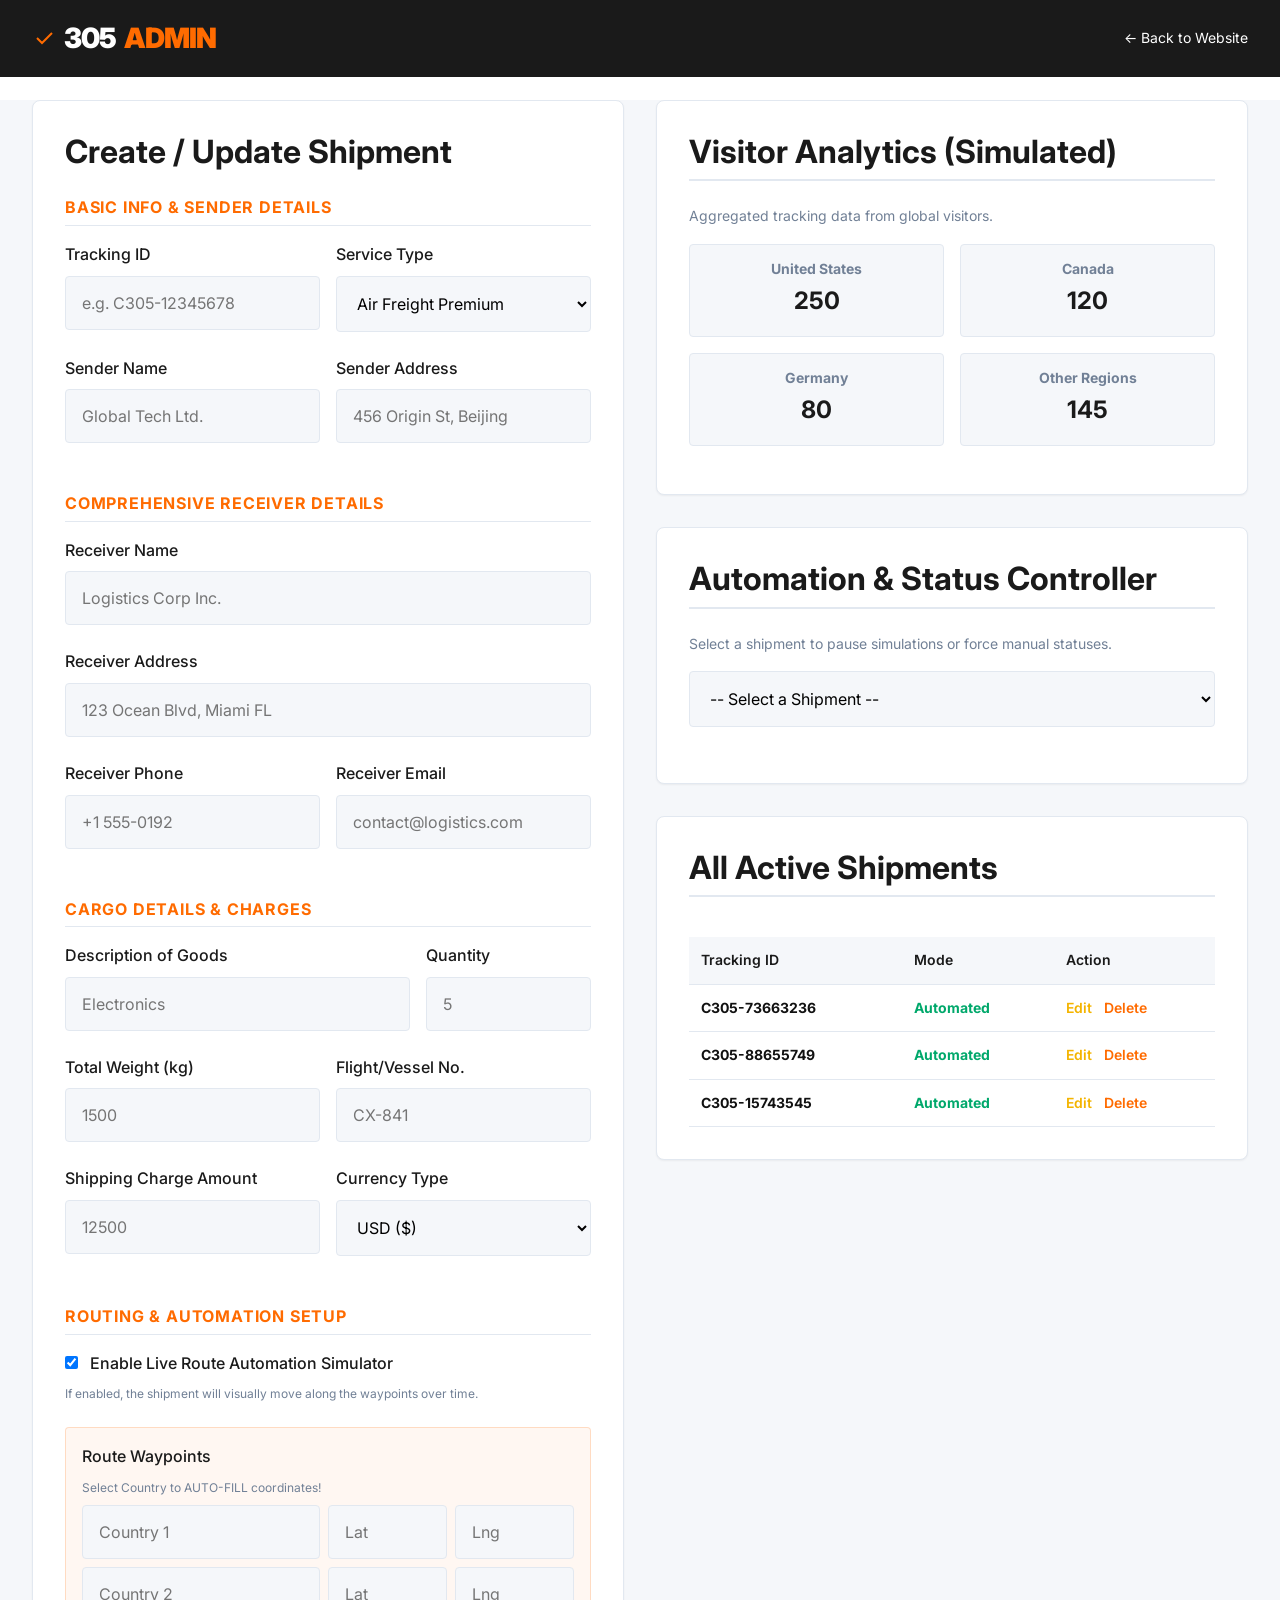
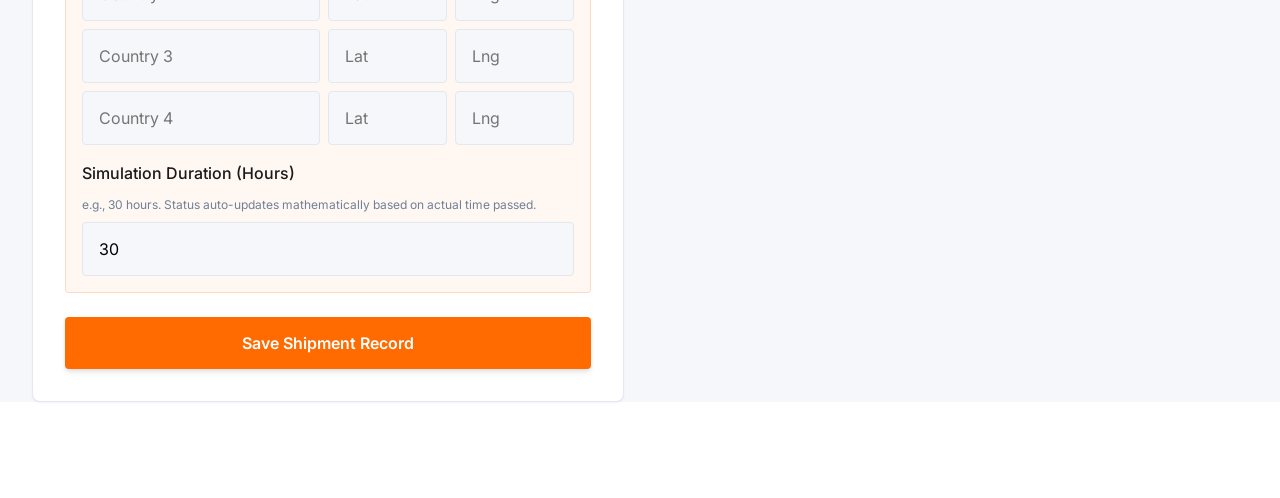
<file: admin.html>
<!DOCTYPE html>
<html lang="en">
<head>
  <meta charset="UTF-8">
  <meta name="viewport" content="width=device-width, initial-scale=1.0">
  <title>Admin Portal | 305CARGO</title>
  
  <link href="https://fonts.googleapis.com/css2?family=Inter:wght@300;400;500;600;700;900&display=swap" rel="stylesheet">
  <link rel="stylesheet" href="assets/css/style.css">
  <link rel="stylesheet" href="assets/css/responsive.css">
  
  <style>
    body { background-color: var(--light-gray); }
    
    .admin-container {
      max-width: 1400px;
      margin: 100px auto var(--space-xl);
      display: grid;
      grid-template-columns: 1fr 1fr;
      gap: 2rem;
      padding: 0 var(--space-md);
    }

    @media (max-width: 1024px) {
      .admin-container { grid-template-columns: 1fr; }
    }

    .admin-card {
      background: white;
      border-radius: var(--radius-md);
      box-shadow: var(--shadow-sm);
      padding: var(--space-md);
      border: 1px solid var(--border-color);
    }

    .admin-header {
      background: var(--secondary-color);
      color: white;
      padding: 1rem 2rem;
      display: flex;
      justify-content: space-between;
      align-items: center;
      position: fixed;
      top: 0; width: 100%;
      z-index: 1000;
    }

    .shipment-table {
      width: 100%;
      border-collapse: collapse;
      margin-top: 1rem;
      font-size: 0.875rem;
    }
    .shipment-table th, .shipment-table td {
      padding: 0.75rem;
      border-bottom: 1px solid var(--border-color);
      text-align: left;
    }
    .shipment-table th {
      background: var(--light-gray);
      font-weight: 600;
      color: var(--secondary-color);
    }
    .shipment-table tr:hover {
      background: #f8fafc;
    }

    .delete-btn {
      color: var(--primary-color);
      background: none;
      border: none;
      cursor: pointer;
      font-weight: 600;
    }

    .form-grid-2 {
      display: grid;
      grid-template-columns: 1fr 1fr;
      gap: 1rem;
    }
    .form-grid-3 {
      display: grid;
      grid-template-columns: 1fr 1fr 1fr;
      gap: 1rem;
    }

    .section-title {
      margin-top: 1.5rem;
      margin-bottom: 1rem;
      font-size: 1rem;
      color: var(--primary-color);
      border-bottom: 1px solid var(--border-color);
      padding-bottom: 0.25rem;
      font-weight: 700;
      text-transform: uppercase;
      letter-spacing: 0.05em;
    }

    .automation-box {
      background: rgba(255, 107, 0, 0.05);
      border: 1px solid rgba(255, 107, 0, 0.2);
      padding: 1rem;
      border-radius: var(--radius-sm);
      margin-bottom: 1.5rem;
    }

    .control-btn {
      padding: 0.5rem 1rem;
      border-radius: var(--radius-sm);
      border: none;
      font-weight: 600;
      cursor: pointer;
      margin-right: 0.5rem;
      margin-bottom: 0.5rem;
    }
    .btn-play { background: var(--success-color); color: white; }
    .btn-pause { background: #E2E8F0; color: #4A5568; }
    
    .wp-row {
      display: grid;
      grid-template-columns: 2fr 1fr 1fr;
      gap: 0.5rem;
      margin-bottom: 0.5rem;
    }

    .analytics-grid {
      display: grid;
      grid-template-columns: 1fr 1fr;
      gap: 1rem;
      margin-bottom: 1rem;
    }
    .analytics-item {
      background: var(--light-gray);
      padding: 1rem;
      border-radius: var(--radius-sm);
      border: 1px solid var(--border-color);
      text-align: center;
    }
    .analytics-item h4 { margin-bottom: 0.25rem; font-size: 0.875rem; color: #718096; }
    .analytics-item p { margin-bottom: 0; font-size: 1.5rem; font-weight: 700; color: var(--secondary-color); }
  </style>
</head>
<body>

  <datalist id="countryList">
    <option value="Afghanistan"></option><option value="Albania"></option><option value="Algeria"></option><option value="Andorra"></option>
    <option value="Angola"></option><option value="Antigua and Barbuda"></option><option value="Argentina"></option><option value="Armenia"></option>
    <option value="Australia"></option><option value="Austria"></option><option value="Azerbaijan"></option><option value="Bahamas"></option>
    <option value="Bahrain"></option><option value="Bangladesh"></option><option value="Barbados"></option><option value="Belarus"></option>
    <option value="Belgium"></option><option value="Belize"></option><option value="Benin"></option><option value="Bhutan"></option>
    <option value="Bolivia"></option><option value="Bosnia and Herzegovina"></option><option value="Botswana"></option><option value="Brazil"></option>
    <option value="Brunei"></option><option value="Bulgaria"></option><option value="Burkina Faso"></option><option value="Burundi"></option>
    <option value="Cabo Verde"></option><option value="Cambodia"></option><option value="Cameroon"></option><option value="Canada"></option>
    <option value="Central African Republic"></option><option value="Chad"></option><option value="Chile"></option><option value="China"></option>
    <option value="Colombia"></option><option value="Comoros"></option><option value="Congo"></option><option value="Costa Rica"></option>
    <option value="Croatia"></option><option value="Cuba"></option><option value="Cyprus"></option><option value="Czech Republic"></option>
    <option value="Denmark"></option><option value="Djibouti"></option><option value="Dominica"></option><option value="Dominican Republic"></option>
    <option value="Ecuador"></option><option value="Egypt"></option><option value="El Salvador"></option><option value="Equatorial Guinea"></option>
    <option value="Eritrea"></option><option value="Estonia"></option><option value="Eswatini"></option><option value="Ethiopia"></option>
    <option value="Fiji"></option><option value="Finland"></option><option value="France"></option><option value="Gabon"></option>
    <option value="Gambia"></option><option value="Georgia"></option><option value="Germany"></option><option value="Ghana"></option>
    <option value="Greece"></option><option value="Grenada"></option><option value="Guatemala"></option><option value="Guinea"></option>
    <option value="Guyana"></option><option value="Haiti"></option><option value="Honduras"></option><option value="Hungary"></option>
    <option value="Iceland"></option><option value="India"></option><option value="Indonesia"></option><option value="Iran"></option>
    <option value="Iraq"></option><option value="Ireland"></option><option value="Israel"></option><option value="Italy"></option>
    <option value="Jamaica"></option><option value="Japan"></option><option value="Jordan"></option><option value="Kazakhstan"></option>
    <option value="Kenya"></option><option value="Kiribati"></option><option value="Kuwait"></option><option value="Kyrgyzstan"></option>
    <option value="Laos"></option><option value="Latvia"></option><option value="Lebanon"></option><option value="Lesotho"></option>
    <option value="Liberia"></option><option value="Libya"></option><option value="Liechtenstein"></option><option value="Lithuania"></option>
    <option value="Luxembourg"></option><option value="Madagascar"></option><option value="Malawi"></option><option value="Malaysia"></option>
    <option value="Maldives"></option><option value="Mali"></option><option value="Malta"></option><option value="Marshall Islands"></option>
    <option value="Mauritania"></option><option value="Mauritius"></option><option value="Mexico"></option><option value="Micronesia"></option>
    <option value="Moldova"></option><option value="Monaco"></option><option value="Mongolia"></option><option value="Montenegro"></option>
    <option value="Morocco"></option><option value="Mozambique"></option><option value="Myanmar"></option><option value="Namibia"></option>
    <option value="Nauru"></option><option value="Nepal"></option><option value="Netherlands"></option><option value="New Zealand"></option>
    <option value="Nicaragua"></option><option value="Niger"></option><option value="Nigeria"></option><option value="North Korea"></option>
    <option value="North Macedonia"></option><option value="Norway"></option><option value="Oman"></option><option value="Pakistan"></option>
    <option value="Palau"></option><option value="Panama"></option><option value="Papua New Guinea"></option><option value="Paraguay"></option>
    <option value="Peru"></option><option value="Philippines"></option><option value="Poland"></option><option value="Portugal"></option>
    <option value="Qatar"></option><option value="Romania"></option><option value="Russia"></option><option value="Rwanda"></option>
    <option value="Samoa"></option><option value="San Marino"></option><option value="Saudi Arabia"></option><option value="Senegal"></option>
    <option value="Serbia"></option><option value="Seychelles"></option><option value="Sierra Leone"></option><option value="Singapore"></option>
    <option value="Slovakia"></option><option value="Slovenia"></option><option value="Solomon Islands"></option><option value="Somalia"></option>
    <option value="South Africa"></option><option value="South Korea"></option><option value="South Sudan"></option><option value="Spain"></option>
    <option value="Sri Lanka"></option><option value="Sudan"></option><option value="Suriname"></option><option value="Sweden"></option>
    <option value="Switzerland"></option><option value="Syria"></option><option value="Tajikistan"></option><option value="Tanzania"></option>
    <option value="Thailand"></option><option value="Timor-Leste"></option><option value="Togo"></option><option value="Tonga"></option>
    <option value="Trinidad and Tobago"></option><option value="Tunisia"></option><option value="Turkey"></option><option value="Turkmenistan"></option>
    <option value="Tuvalu"></option><option value="Uganda"></option><option value="Ukraine"></option><option value="United Arab Emirates"></option>
    <option value="United Kingdom"></option><option value="United States"></option><option value="Uruguay"></option><option value="Uzbekistan"></option>
    <option value="Vanuatu"></option><option value="Vatican City"></option><option value="Venezuela"></option><option value="Vietnam"></option>
    <option value="Yemen"></option><option value="Zambia"></option><option value="Zimbabwe"></option>
  </datalist>

  <header class="admin-header">
    <div class="logo" style="margin:0;">
      <svg width="24" height="24" viewBox="0 0 24 24" fill="none" stroke="currentColor" stroke-width="2" style="color:var(--primary-color)"><path d="M5 12l5 5l10 -10"></path></svg>
      305<span>ADMIN</span>
    </div>
    <a href="index.html" style="color:white; font-size:0.875rem;">&larr; Back to Website</a>
  </header>

  <div class="admin-container">
    
    <!-- Left Column: Form -->
    <div class="admin-card">
      <h3 style="margin-bottom: 1rem;">Create / Update Shipment</h3>
      
      <form id="admin-form">
        
        <div class="section-title">Basic Info & Sender Details</div>
        <div class="form-grid-2">
          <div class="form-group">
            <label class="form-label">Tracking ID</label>
            <input type="text" id="trackId" class="form-input" required placeholder="e.g. C305-12345678">
          </div>
          <div class="form-group">
            <label class="form-label">Service Type</label>
            <select id="trackService" class="form-input">
              <option value="Air Freight Premium">Air Freight Premium</option>
              <option value="Ocean Freight FCL">Ocean Freight FCL</option>
              <option value="Road Express">Road Express</option>
            </select>
          </div>
        </div>
        
        <div class="form-grid-2">
          <div class="form-group">
            <label class="form-label">Sender Name</label>
            <input type="text" id="trackSender" class="form-input" required placeholder="Global Tech Ltd.">
          </div>
          <div class="form-group">
            <label class="form-label">Sender Address</label>
            <input type="text" id="trackSendAddress" class="form-input" required placeholder="456 Origin St, Beijing">
          </div>
        </div>

        <div class="section-title">Comprehensive Receiver Details</div>
        <div class="form-group">
          <label class="form-label">Receiver Name</label>
          <input type="text" id="trackReceiver" class="form-input" required placeholder="Logistics Corp Inc.">
        </div>
        <div class="form-group">
          <label class="form-label">Receiver Address</label>
          <input type="text" id="trackRecAddress" class="form-input" required placeholder="123 Ocean Blvd, Miami FL">
        </div>
        <div class="form-grid-2">
          <div class="form-group">
            <label class="form-label">Receiver Phone</label>
            <input type="text" id="trackRecPhone" class="form-input" required placeholder="+1 555-0192">
          </div>
          <div class="form-group">
            <label class="form-label">Receiver Email</label>
            <input type="email" id="trackRecEmail" class="form-input" required placeholder="contact@logistics.com">
          </div>
        </div>

        <div class="section-title">Cargo Details & Charges</div>
        <div class="form-grid-3">
          <div class="form-group" style="grid-column: span 2;">
            <label class="form-label">Description of Goods</label>
            <input type="text" id="trackContents" class="form-input" required placeholder="Electronics">
          </div>
          <div class="form-group">
            <label class="form-label">Quantity</label>
            <input type="number" id="trackQty" class="form-input" required placeholder="5">
          </div>
        </div>

        <div class="form-grid-2">
          <div class="form-group">
            <label class="form-label">Total Weight (kg)</label>
            <input type="number" id="trackWeight" class="form-input" required placeholder="1500" step="any">
          </div>
          <div class="form-group">
            <label class="form-label">Flight/Vessel No.</label>
            <input type="text" id="trackVessel" class="form-input" required placeholder="CX-841">
          </div>
        </div>
        
        <div class="form-grid-2">
          <div class="form-group">
            <label class="form-label">Shipping Charge Amount</label>
            <input type="number" id="trackCharge" class="form-input" required placeholder="12500" step="any">
          </div>
          <div class="form-group">
            <label class="form-label">Currency Type</label>
            <select id="trackCurrency" class="form-input">
              <option value="USD">USD ($)</option>
              <option value="EUR">EUR (€)</option>
              <option value="GBP">GBP (£)</option>
              <option value="AUD">AUD ($)</option>
            </select>
          </div>
        </div>

        <div class="section-title">Routing & Automation Setup</div>
        
        <div class="form-group">
          <label class="form-label">
            <input type="checkbox" id="isAutomated" style="margin-right:0.5rem;" checked> 
            Enable Live Route Automation Simulator
          </label>
          <p style="font-size:0.75rem; color:#718096; margin-top:0.25rem;">If enabled, the shipment will visually move along the waypoints over time.</p>
        </div>

        <div id="automation-config" class="automation-box">
          <label class="form-label">Route Waypoints</label>
          <p style="font-size:0.75rem; color:#718096; margin-bottom:0.5rem;">Select Country to AUTO-FILL coordinates!</p>
          
          <div id="waypoints-container">
            <!-- JS populated -->
          </div>
          
          <div class="form-group" style="margin-top: 1rem; margin-bottom:0;">
            <label class="form-label">Simulation Duration (Hours)</label>
            <p style="font-size:0.75rem; color:#718096; margin-bottom:0.5rem;">e.g., 30 hours. Status auto-updates mathematically based on actual time passed.</p>
            <input type="number" id="automationDuration" class="form-input" required value="30" placeholder="e.g. 30" step="any">
          </div>
        </div>

        <!-- Fallback static inputs if automation is off -->
        <div id="static-config" style="display:none; margin-bottom: 1.5rem;">
          <div class="form-group">
            <label class="form-label">Current Country / Location</label>
            <input type="text" id="staticCurrLoc" list="countryList" class="form-input" placeholder="Select or type country">
          </div>
          <div class="form-grid-2">
            <div class="form-group">
              <label class="form-label">Current Lat</label>
              <input type="number" id="staticCurrLat" class="form-input" step="any" placeholder="41.3851">
            </div>
            <div class="form-group">
              <label class="form-label">Current Lng</label>
              <input type="number" id="staticCurrLng" class="form-input" step="any" placeholder="-35.2154">
            </div>
          </div>
          <div class="form-group">
            <label class="form-label">Custom Shipment Status</label>
            <select id="staticStatus" class="form-input status-dropdown">
              <!-- Alphabetical Statuses injected by JS -->
            </select>
          </div>
        </div>

        <button type="submit" class="btn btn-primary" style="width: 100%;">Save Shipment Record</button>
      </form>
    </div>

    <!-- Right Column: List & Automation Controls -->
    <div>
      
      <div class="admin-card" style="margin-bottom: 2rem;">
        <h3 style="margin-bottom: 1.5rem; border-bottom: 2px solid var(--border-color); padding-bottom: 0.5rem;">Visitor Analytics (Simulated)</h3>
        <p style="font-size: 0.875rem; color: #718096; margin-bottom: 1rem;">Aggregated tracking data from global visitors.</p>
        <div class="analytics-grid">
          <div class="analytics-item">
            <h4>United States</h4>
            <p>250</p>
          </div>
          <div class="analytics-item">
            <h4>Canada</h4>
            <p>120</p>
          </div>
          <div class="analytics-item">
            <h4>Germany</h4>
            <p>80</p>
          </div>
          <div class="analytics-item">
            <h4>Other Regions</h4>
            <p>145</p>
          </div>
        </div>
      </div>
      
      <div class="admin-card" style="margin-bottom: 2rem;">
        <h3 style="margin-bottom: 1.5rem; border-bottom: 2px solid var(--border-color); padding-bottom: 0.5rem;">Automation & Status Controller</h3>
        <p style="font-size: 0.875rem; color: #718096; margin-bottom: 1rem;">Select a shipment to pause simulations or force manual statuses.</p>
        
        <div class="form-group">
          <select id="controller-shipment-select" class="form-input">
            <option value="">-- Select a Shipment --</option>
          </select>
        </div>

        <div id="automation-list">
          <!-- Populated by JS when a shipment is selected -->
        </div>
      </div>

      <div class="admin-card">
        <h3 style="margin-bottom: 1.5rem; border-bottom: 2px solid var(--border-color); padding-bottom: 0.5rem;">All Active Shipments</h3>
        <div style="overflow-x: auto;">
          <table class="shipment-table">
            <thead>
              <tr>
                <th>Tracking ID</th>
                <th>Mode</th>
                <th>Action</th>
              </tr>
            </thead>
            <tbody id="shipment-table-body">
              <!-- Populated by JS -->
            </tbody>
          </table>
        </div>
      </div>
    </div>

  </div>

  <script src="assets/js/admin.js"></script>
</body>
</html>
</file>
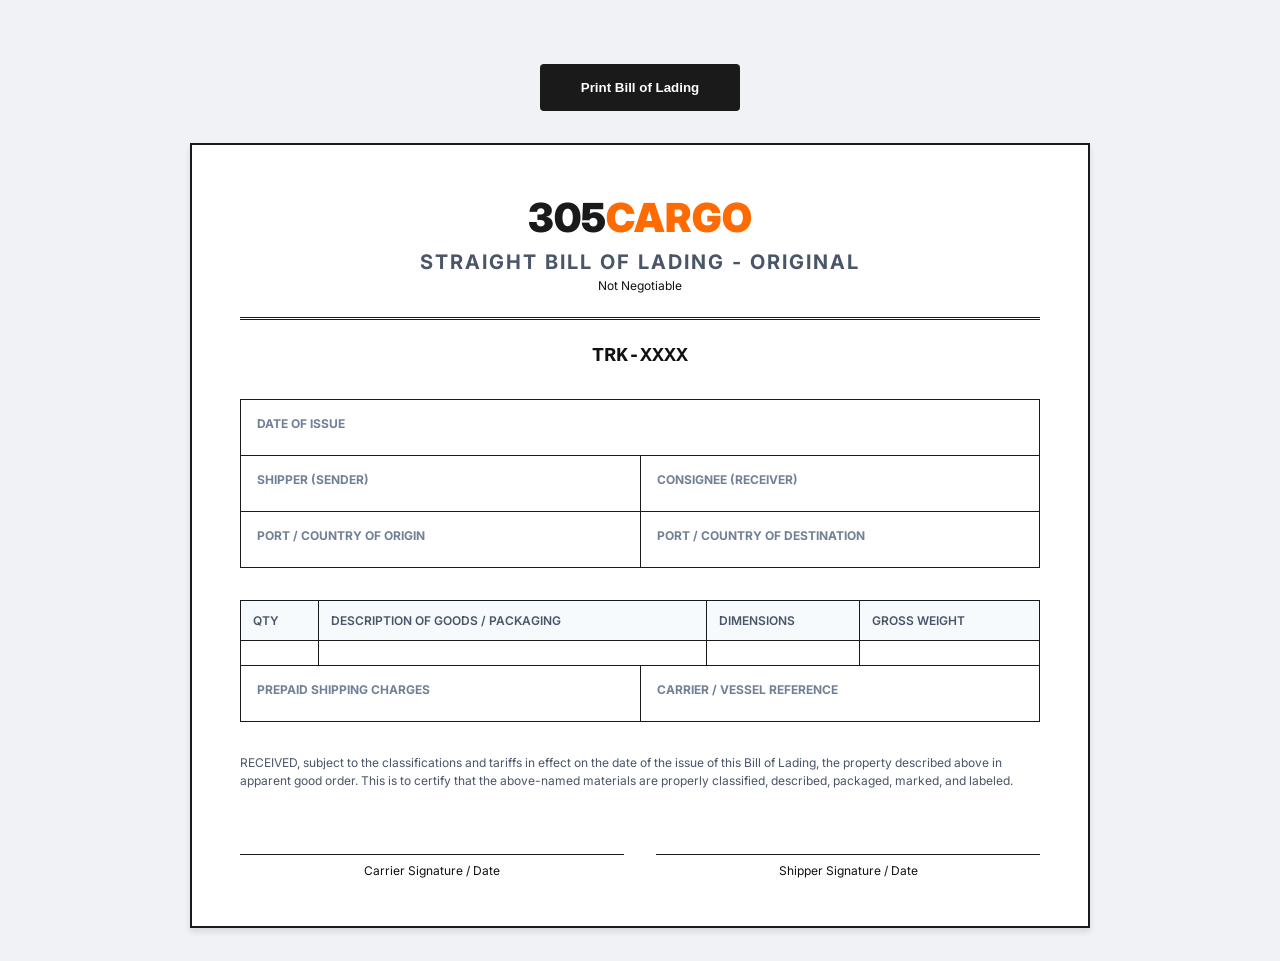
<file: bol.html>
<!DOCTYPE html>
<html lang="en">
<head>
  <meta charset="UTF-8">
  <title>Bill of Lading - 305CARGO</title>
  <style>
    @import url('https://fonts.googleapis.com/css2?family=Inter:wght@400;600;700&display=swap');
    body { font-family: 'Inter', sans-serif; background: #f0f2f5; margin: 0; padding: 2rem; color: #111; }
    .document { background: white; max-width: 800px; margin: 0 auto; padding: 3rem; box-shadow: 0 4px 6px rgba(0,0,0,0.1); border: 2px solid #1A1A1A; }
    .header { text-align: center; border-bottom: 3px double #1A1A1A; padding-bottom: 1.5rem; margin-bottom: 2rem; }
    .logo { font-size: 2.5rem; font-weight: 900; color: #1A1A1A; }
    .logo span { color: #FF6B00; }
    .header h1 { margin: 0.5rem 0 0; font-size: 1.25rem; text-transform: uppercase; letter-spacing: 2px; color: #4A5568; }
    
    .tracking-barcode { text-align: center; margin-bottom: 2rem; font-family: 'Libre Barcode 39', monospace; font-size: 3rem; color: #1A1A1A; }
    .tracking-text { font-family: monospace; font-size: 1.25rem; text-align: center; margin-top: -0.5rem; margin-bottom: 2rem; font-weight:bold; }
    
    .grid-2 { display: grid; grid-template-columns: 1fr 1fr; border-top: 1px solid #1A1A1A; border-left: 1px solid #1A1A1A; }
    .cell { border-right: 1px solid #1A1A1A; border-bottom: 1px solid #1A1A1A; padding: 1rem; }
    .cell h3 { margin: 0 0 0.5rem 0; font-size: 0.75rem; text-transform: uppercase; color: #718096; }
    .cell p { margin: 0; font-size: 0.875rem; font-weight: 600; }
    
    table { width: 100%; border-collapse: collapse; margin-top: 2rem; border: 1px solid #1A1A1A; }
    th, td { border: 1px solid #1A1A1A; padding: 0.75rem; text-align: left; font-size: 0.875rem; }
    th { background: #F7FAFC; color: #4A5568; font-weight: 600; font-size: 0.75rem; text-transform: uppercase; }
    
    .signatures { display: grid; grid-template-columns: 1fr 1fr; gap: 2rem; margin-top: 4rem; }
    .sig-line { border-top: 1px solid #1A1A1A; padding-top: 0.5rem; font-size: 0.75rem; text-align: center; }
    
    .btn-print { display: block; width: 100%; max-width: 200px; margin: 2rem auto; padding: 1rem; background: #1A1A1A; color: white; text-align: center; font-weight: bold; border-radius: 4px; cursor: pointer; text-decoration: none; border:none; }
    
    @media print {
      body { background: white; padding: 0; }
      .document { box-shadow: none; border: none; margin: 0; padding: 0; }
      .btn-print { display: none; }
    }
  </style>
</head>
<body>

  <button class="btn-print" onclick="window.print()">Print Bill of Lading</button>

  <div class="document">
    <div class="header">
      <div class="logo">305<span>CARGO</span></div>
      <h1>Straight Bill of Lading - Original</h1>
      <p style="font-size:0.75rem; margin:0.25rem 0 0;">Not Negotiable</p>
    </div>

    <div class="tracking-text" id="b-tracking">TRK-XXXX</div>

    <div class="grid-2">
      <div class="cell" style="grid-column: span 2;">
        <h3>Date of Issue</h3>
        <p id="b-date"></p>
      </div>
      
      <div class="cell">
        <h3>Shipper (Sender)</h3>
        <p id="b-sender" style="margin-bottom:0.25rem;"></p>
        <p id="b-send-address" style="font-weight:400;"></p>
      </div>
      <div class="cell">
        <h3>Consignee (Receiver)</h3>
        <p id="b-receiver" style="margin-bottom:0.25rem;"></p>
        <p id="b-rec-address" style="font-weight:400;"></p>
        <p id="b-rec-contact" style="font-weight:400; margin-top:0.25rem;"></p>
      </div>
      
      <div class="cell">
        <h3>Port / Country of Origin</h3>
        <p id="b-origin"></p>
      </div>
      <div class="cell">
        <h3>Port / Country of Destination</h3>
        <p id="b-destination"></p>
      </div>
    </div>

    <table>
      <thead>
        <tr>
          <th>Qty</th>
          <th>Description of Goods / Packaging</th>
          <th>Dimensions</th>
          <th>Gross Weight</th>
        </tr>
      </thead>
      <tbody>
        <tr>
          <td id="b-qty"></td>
          <td id="b-contents"></td>
          <td id="b-dims"></td>
          <td id="b-weight"></td>
        </tr>
      </tbody>
    </table>
    
    <div class="grid-2" style="border-top:none;">
      <div class="cell" style="border-top:none;">
        <h3>Prepaid Shipping Charges</h3>
        <p id="b-charge"></p>
      </div>
      <div class="cell" style="border-top:none;">
        <h3>Carrier / Vessel Reference</h3>
        <p id="b-vessel"></p>
      </div>
    </div>

    <p style="font-size:0.75rem; color:#4A5568; margin-top:2rem; line-height:1.5;">
      RECEIVED, subject to the classifications and tariffs in effect on the date of the issue of this Bill of Lading, the property described above in apparent good order. This is to certify that the above-named materials are properly classified, described, packaged, marked, and labeled.
    </p>

    <div class="signatures">
      <div class="sig-line">Carrier Signature / Date</div>
      <div class="sig-line">Shipper Signature / Date</div>
    </div>
  </div>

  <script>
    const urlParams = new URLSearchParams(window.location.search);
    const id = urlParams.get('id');
    
    if (id) {
      const shipments = JSON.parse(localStorage.getItem('305cargo_shipments_v6')) || [];
      const shipment = shipments.find(s => s.id === id);
      if (shipment) {
        document.getElementById('b-tracking').textContent = id.toUpperCase();
        document.getElementById('b-date').textContent = new Date().toLocaleDateString();
        
        document.getElementById('b-sender').textContent = shipment.sender || 'N/A';
        document.getElementById('b-send-address').textContent = shipment.sendAddress || 'N/A';
        
        document.getElementById('b-receiver').textContent = shipment.receiver || 'N/A';
        document.getElementById('b-rec-address').textContent = shipment.recAddress || 'N/A';
        document.getElementById('b-rec-contact').textContent = (shipment.recPhone || '') + " | " + (shipment.recEmail || '');
        
        document.getElementById('b-origin').textContent = shipment.waypoints?.[0]?.name || shipment.staticCurrLoc || 'N/A';
        document.getElementById('b-destination').textContent = shipment.waypoints?.[shipment.waypoints.length-1]?.name || 'N/A';
        
        document.getElementById('b-contents').textContent = shipment.contents || 'N/A';
        document.getElementById('b-qty').textContent = shipment.qty || '1';
        document.getElementById('b-weight').textContent = (shipment.weight || 0) + ' kg';
        document.getElementById('b-dims').textContent = shipment.dims || 'N/A';
        
        document.getElementById('b-vessel').textContent = shipment.vessel || 'N/A';
        document.getElementById('b-charge').textContent = shipment.charge ? `${shipment.charge.toLocaleString()} ${shipment.currency}` : 'N/A';
      }
    }
  </script>
</body>
</html>
</file>
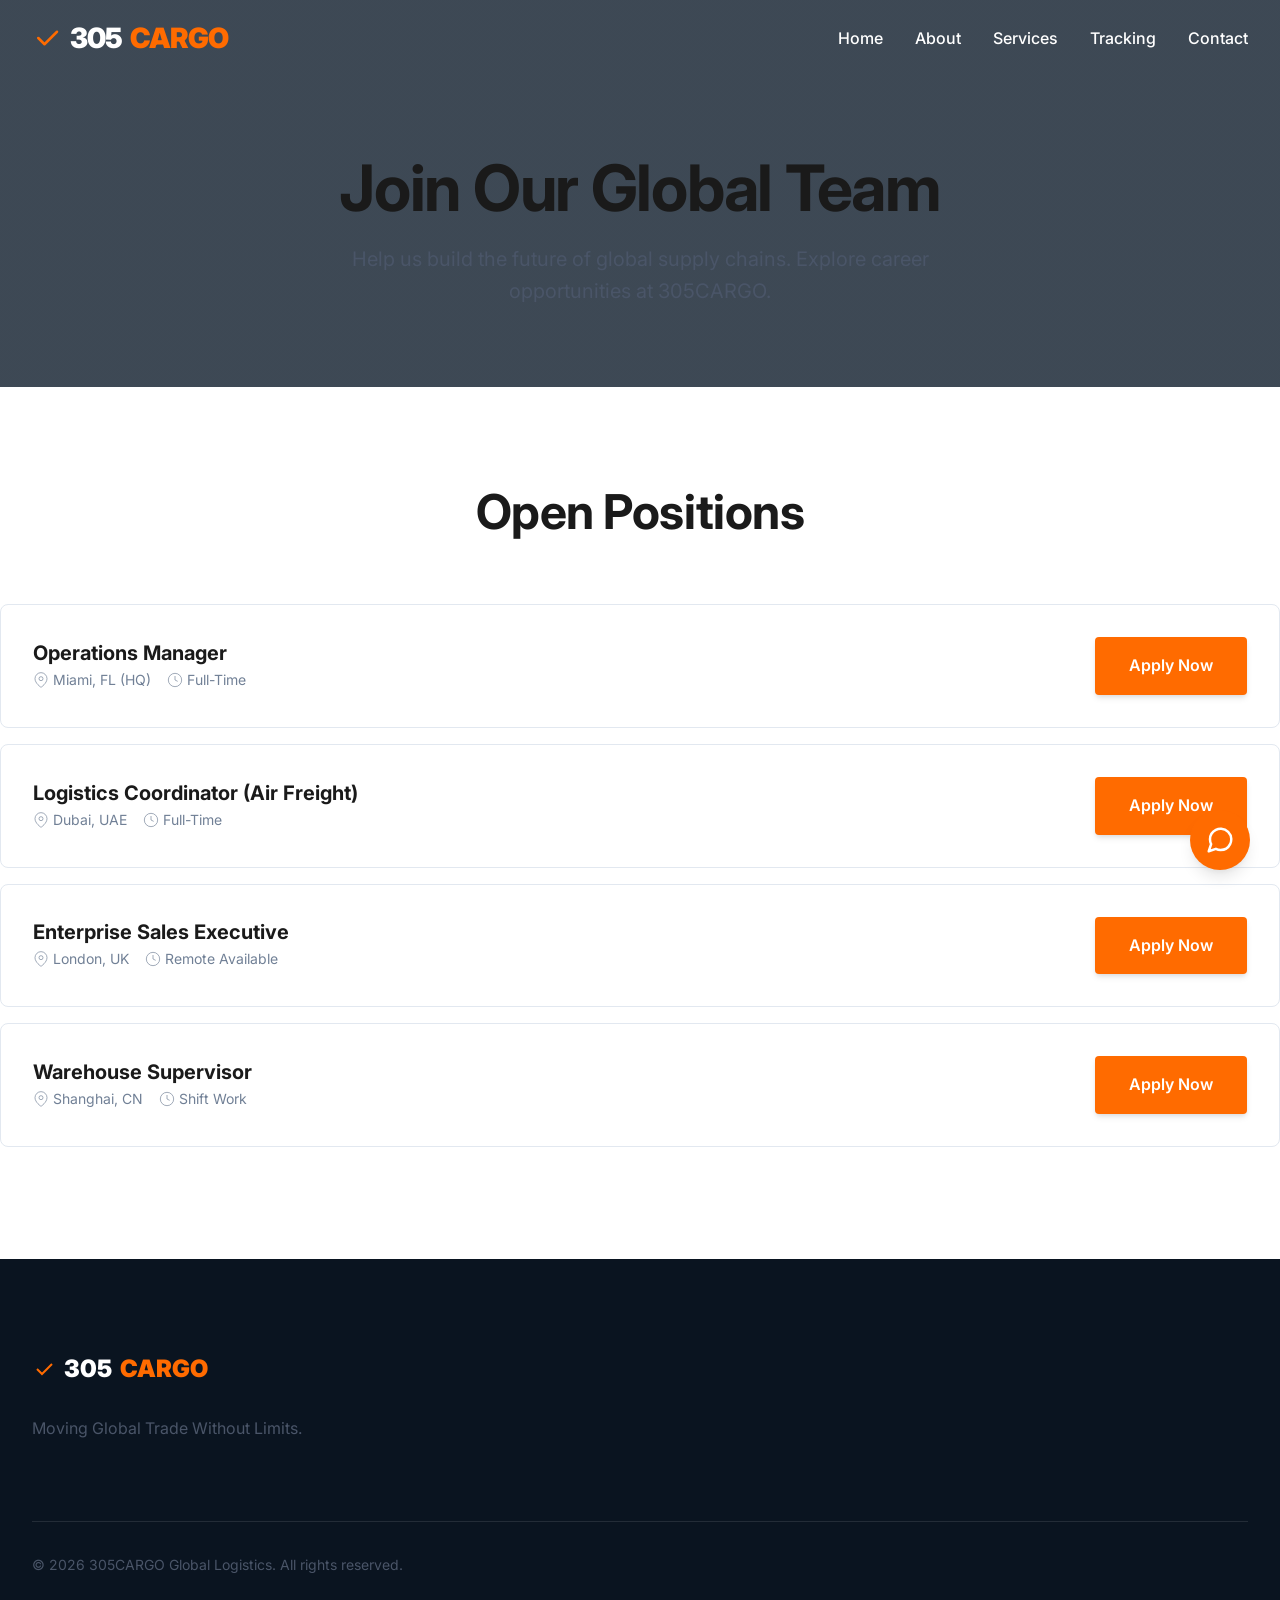
<file: careers.html>
<!DOCTYPE html>
<html lang="en">
<head>
  <meta charset="UTF-8">
  <meta name="viewport" content="width=device-width, initial-scale=1.0">
  <title>Careers | 305CARGO</title>
  
  <link href="https://fonts.googleapis.com/css2?family=Inter:wght@300;400;500;600;700;900&display=swap" rel="stylesheet">
  <link rel="stylesheet" href="assets/css/style.css">
  <link rel="stylesheet" href="assets/css/animations.css">
  <link rel="stylesheet" href="assets/css/responsive.css">
  
  <style>
    .page-header {
      padding-top: 150px;
      padding-bottom: 80px;
      background: linear-gradient(rgba(13, 27, 42, 0.8), rgba(13, 27, 42, 0.8)), url('https://images.unsplash.com/photo-1573164713988-8665fc963095?auto=format&fit=crop&w=1920&q=80') center/cover;
      color: white;
      text-align: center;
    }

    .job-card {
      background: white;
      border: 1px solid var(--border-color);
      border-radius: var(--radius-md);
      padding: var(--space-md);
      transition: all var(--transition-normal);
      display: flex;
      justify-content: space-between;
      align-items: center;
      margin-bottom: 1rem;
    }
    
    .job-card:hover {
      box-shadow: var(--shadow-lg);
      transform: translateY(-2px);
      border-color: var(--primary-color);
    }

    .job-info h3 { margin-bottom: 0.25rem; font-size: 1.25rem; }
    .job-meta { color: #718096; font-size: 0.875rem; display: flex; gap: 1rem; }
    .job-meta span { display: flex; align-items: center; gap: 0.25rem; }

    @media (max-width: 768px) {
      .job-card {
        flex-direction: column;
        align-items: flex-start;
        gap: 1rem;
      }
    }
  </style>
</head>
<body>

  <!-- Header -->
  <header class="header">
    <div class="container nav-container">
      <a href="index.html" class="logo">
        <svg width="30" height="30" viewBox="0 0 24 24" fill="none" stroke="currentColor" stroke-width="2" stroke-linecap="round" stroke-linejoin="round" style="color:var(--primary-color)"><path d="M5 12l5 5l10 -10"></path></svg>
        305<span>CARGO</span>
      </a>
      <nav class="nav-links">
        <a href="index.html" class="nav-link">Home</a>
        <a href="about.html" class="nav-link">About</a>
        <a href="services.html" class="nav-link">Services</a>
        <a href="tracking.html" class="nav-link">Tracking</a>
        <a href="contact.html" class="nav-link">Contact</a>
        
      </nav>
      <button class="hamburger">&#9776;</button>
    </div>
  </header>

  <section class="page-header">
    <div class="container">
      <h1>Join Our Global Team</h1>
      <p style="font-size: 1.25rem; max-width: 700px; margin: 0 auto;">Help us build the future of global supply chains. Explore career opportunities at 305CARGO.</p>
    </div>
  </section>

  <section class="section container">
    <div class="text-center" style="margin-bottom: var(--space-lg);">
      <h2>Open Positions</h2>
    </div>

    <div class="job-card">
      <div class="job-info">
        <h3>Operations Manager</h3>
        <div class="job-meta">
          <span><svg width="16" height="16" viewBox="0 0 24 24" fill="none" stroke="currentColor"><path d="M21 10c0 7-9 13-9 13s-9-6-9-13a9 9 0 0 1 18 0z"></path><circle cx="12" cy="10" r="3"></circle></svg> Miami, FL (HQ)</span>
          <span><svg width="16" height="16" viewBox="0 0 24 24" fill="none" stroke="currentColor"><circle cx="12" cy="12" r="10"></circle><polyline points="12 6 12 12 16 14"></polyline></svg> Full-Time</span>
        </div>
      </div>
      <a href="contact.html" class="btn btn-primary">Apply Now</a>
    </div>

    <div class="job-card">
      <div class="job-info">
        <h3>Logistics Coordinator (Air Freight)</h3>
        <div class="job-meta">
          <span><svg width="16" height="16" viewBox="0 0 24 24" fill="none" stroke="currentColor"><path d="M21 10c0 7-9 13-9 13s-9-6-9-13a9 9 0 0 1 18 0z"></path><circle cx="12" cy="10" r="3"></circle></svg> Dubai, UAE</span>
          <span><svg width="16" height="16" viewBox="0 0 24 24" fill="none" stroke="currentColor"><circle cx="12" cy="12" r="10"></circle><polyline points="12 6 12 12 16 14"></polyline></svg> Full-Time</span>
        </div>
      </div>
      <a href="contact.html" class="btn btn-primary">Apply Now</a>
    </div>

    <div class="job-card">
      <div class="job-info">
        <h3>Enterprise Sales Executive</h3>
        <div class="job-meta">
          <span><svg width="16" height="16" viewBox="0 0 24 24" fill="none" stroke="currentColor"><path d="M21 10c0 7-9 13-9 13s-9-6-9-13a9 9 0 0 1 18 0z"></path><circle cx="12" cy="10" r="3"></circle></svg> London, UK</span>
          <span><svg width="16" height="16" viewBox="0 0 24 24" fill="none" stroke="currentColor"><circle cx="12" cy="12" r="10"></circle><polyline points="12 6 12 12 16 14"></polyline></svg> Remote Available</span>
        </div>
      </div>
      <a href="contact.html" class="btn btn-primary">Apply Now</a>
    </div>

    <div class="job-card">
      <div class="job-info">
        <h3>Warehouse Supervisor</h3>
        <div class="job-meta">
          <span><svg width="16" height="16" viewBox="0 0 24 24" fill="none" stroke="currentColor"><path d="M21 10c0 7-9 13-9 13s-9-6-9-13a9 9 0 0 1 18 0z"></path><circle cx="12" cy="10" r="3"></circle></svg> Shanghai, CN</span>
          <span><svg width="16" height="16" viewBox="0 0 24 24" fill="none" stroke="currentColor"><circle cx="12" cy="12" r="10"></circle><polyline points="12 6 12 12 16 14"></polyline></svg> Shift Work</span>
        </div>
      </div>
      <a href="contact.html" class="btn btn-primary">Apply Now</a>
    </div>

  </section>

  <!-- Footer -->
  <footer class="footer">
    <div class="container">
      <div class="footer-top">
        <div class="footer-col">
          <h4 style="display:flex; align-items:center; gap:0.5rem; font-size: 1.5rem; font-weight:900;">
            <svg width="24" height="24" viewBox="0 0 24 24" fill="none" stroke="var(--primary-color)" stroke-width="2"><path d="M5 12l5 5l10 -10"></path></svg>
            305<span class="text-primary">CARGO</span>
          </h4>
          <p>Moving Global Trade Without Limits.</p>
        </div>
      </div>
      <div class="footer-bottom">
        <p>&copy; 2026 305CARGO Global Logistics. All rights reserved.</p>
      </div>
    </div>
  </footer>

  <script src="assets/js/main.js"></script>
  <script src="assets/js/animations.js"></script>
</body>
</html>
</file>
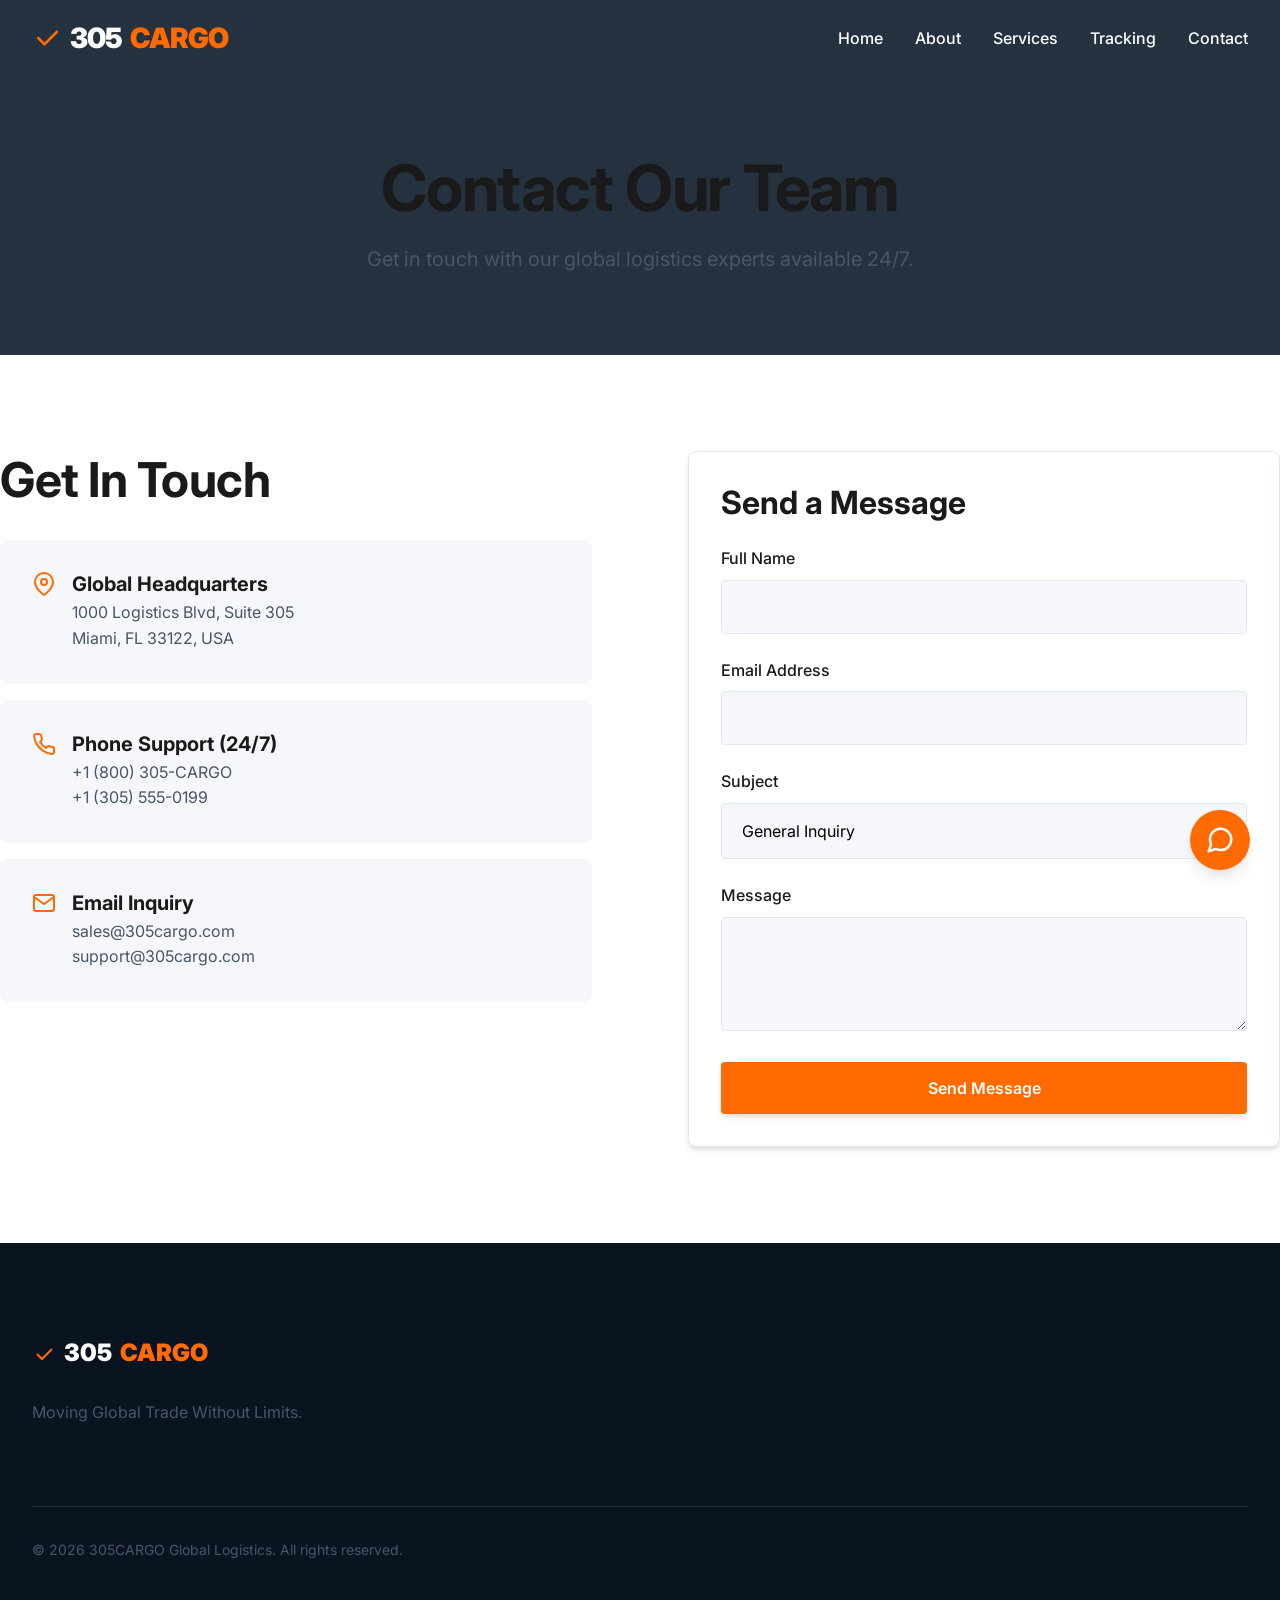
<file: contact.html>
<!DOCTYPE html>
<html lang="en">
<head>
  <meta charset="UTF-8">
  <meta name="viewport" content="width=device-width, initial-scale=1.0">
  <title>Contact Us | 305CARGO</title>
  
  <link href="https://fonts.googleapis.com/css2?family=Inter:wght@300;400;500;600;700;900&display=swap" rel="stylesheet">
  <link rel="stylesheet" href="assets/css/style.css">
  <link rel="stylesheet" href="assets/css/animations.css">
  <link rel="stylesheet" href="assets/css/responsive.css">
  
  <style>
    .page-header {
      padding-top: 150px;
      padding-bottom: 80px;
      background: linear-gradient(rgba(13, 27, 42, 0.9), rgba(13, 27, 42, 0.9)), url('https://images.unsplash.com/photo-1497366216548-37526070297c?auto=format&fit=crop&w=1920&q=80') center/cover;
      color: white;
      text-align: center;
    }

    .contact-grid {
      display: grid;
      grid-template-columns: 1fr 1fr;
      gap: var(--space-xl);
    }
    
    @media (max-width: 992px) {
      .contact-grid { grid-template-columns: 1fr; }
    }

    .contact-info-card {
      background: var(--light-gray);
      padding: var(--space-md);
      border-radius: var(--radius-md);
      margin-bottom: 1rem;
      display: flex;
      align-items: flex-start;
      gap: 1rem;
    }
    
    .contact-icon {
      color: var(--primary-color);
      flex-shrink: 0;
    }

  </style>
</head>
<body>

  <!-- Header -->
  <header class="header">
    <div class="container nav-container">
      <a href="index.html" class="logo">
        <svg width="30" height="30" viewBox="0 0 24 24" fill="none" stroke="currentColor" stroke-width="2" stroke-linecap="round" stroke-linejoin="round" style="color:var(--primary-color)"><path d="M5 12l5 5l10 -10"></path></svg>
        305<span>CARGO</span>
      </a>
      <nav class="nav-links">
        <a href="index.html" class="nav-link">Home</a>
        <a href="about.html" class="nav-link">About</a>
        <a href="services.html" class="nav-link">Services</a>
        <a href="tracking.html" class="nav-link">Tracking</a>
        <a href="contact.html" class="nav-link">Contact</a>
        
      </nav>
      <button class="hamburger">&#9776;</button>
    </div>
  </header>

  <section class="page-header">
    <div class="container">
      <h1>Contact Our Team</h1>
      <p style="font-size: 1.25rem; max-width: 700px; margin: 0 auto;">Get in touch with our global logistics experts available 24/7.</p>
    </div>
  </section>

  <section class="section container">
    <div class="contact-grid">
      
      <div class="">
        <h2 style="margin-bottom: 2rem;">Get In Touch</h2>
        
        <div class="contact-info-card">
          <div class="contact-icon">
            <svg width="24" height="24" viewBox="0 0 24 24" fill="none" stroke="currentColor" stroke-width="2"><path d="M21 10c0 7-9 13-9 13s-9-6-9-13a9 9 0 0 1 18 0z"></path><circle cx="12" cy="10" r="3"></circle></svg>
          </div>
          <div>
            <h4 style="margin-bottom: 0.25rem;">Global Headquarters</h4>
            <p style="margin-bottom: 0;">1000 Logistics Blvd, Suite 305<br>Miami, FL 33122, USA</p>
          </div>
        </div>

        <div class="contact-info-card">
          <div class="contact-icon">
            <svg width="24" height="24" viewBox="0 0 24 24" fill="none" stroke="currentColor" stroke-width="2"><path d="M22 16.92v3a2 2 0 0 1-2.18 2 19.79 19.79 0 0 1-8.63-3.07 19.5 19.5 0 0 1-6-6 19.79 19.79 0 0 1-3.07-8.67A2 2 0 0 1 4.11 2h3a2 2 0 0 1 2 1.72 12.84 12.84 0 0 0 .7 2.81 2 2 0 0 1-.45 2.11L8.09 9.91a16 16 0 0 0 6 6l1.27-1.27a2 2 0 0 1 2.11-.45 12.84 12.84 0 0 0 2.81.7A2 2 0 0 1 22 16.92z"></path></svg>
          </div>
          <div>
            <h4 style="margin-bottom: 0.25rem;">Phone Support (24/7)</h4>
            <p style="margin-bottom: 0;">+1 (800) 305-CARGO<br>+1 (305) 555-0199</p>
          </div>
        </div>

        <div class="contact-info-card">
          <div class="contact-icon">
            <svg width="24" height="24" viewBox="0 0 24 24" fill="none" stroke="currentColor" stroke-width="2"><path d="M4 4h16c1.1 0 2 .9 2 2v12c0 1.1-.9 2-2 2H4c-1.1 0-2-.9-2-2V6c0-1.1.9-2 2-2z"></path><polyline points="22,6 12,13 2,6"></polyline></svg>
          </div>
          <div>
            <h4 style="margin-bottom: 0.25rem;">Email Inquiry</h4>
            <p style="margin-bottom: 0;">sales@305cargo.com<br>support@305cargo.com</p>
          </div>
        </div>
      </div>

      <div >
        <form style="background: white; padding: var(--space-md); border-radius: var(--radius-md); box-shadow: var(--shadow-md); border: 1px solid var(--border-color);">
          <h3 style="margin-bottom: 1.5rem;">Send a Message</h3>
          
          <div class="form-group">
            <label class="form-label">Full Name</label>
            <input type="text" class="form-input" required>
          </div>
          
          <div class="form-group">
            <label class="form-label">Email Address</label>
            <input type="email" class="form-input" required>
          </div>
          
          <div class="form-group">
            <label class="form-label">Subject</label>
            <select class="form-input">
              <option>General Inquiry</option>
              <option>Sales & Quotes</option>
              <option>Support & Tracking</option>
              <option>Careers</option>
            </select>
          </div>
          
          <div class="form-group">
            <label class="form-label">Message</label>
            <textarea class="form-input" rows="4" required></textarea>
          </div>
          
          <button type="button" class="btn btn-primary" style="width: 100%;">Send Message</button>
        </form>
      </div>

    </div>
  </section>

  <!-- Footer -->
  <footer class="footer">
    <div class="container">
      <div class="footer-top">
        <div class="footer-col">
          <h4 style="display:flex; align-items:center; gap:0.5rem; font-size: 1.5rem; font-weight:900;">
            <svg width="24" height="24" viewBox="0 0 24 24" fill="none" stroke="var(--primary-color)" stroke-width="2"><path d="M5 12l5 5l10 -10"></path></svg>
            305<span class="text-primary">CARGO</span>
          </h4>
          <p>Moving Global Trade Without Limits.</p>
        </div>
      </div>
      <div class="footer-bottom">
        <p>&copy; 2026 305CARGO Global Logistics. All rights reserved.</p>
      </div>
    </div>
  </footer>

  <script src="assets/js/main.js"></script>
  <script src="assets/js/animations.js"></script>
</body>
</html>
</file>
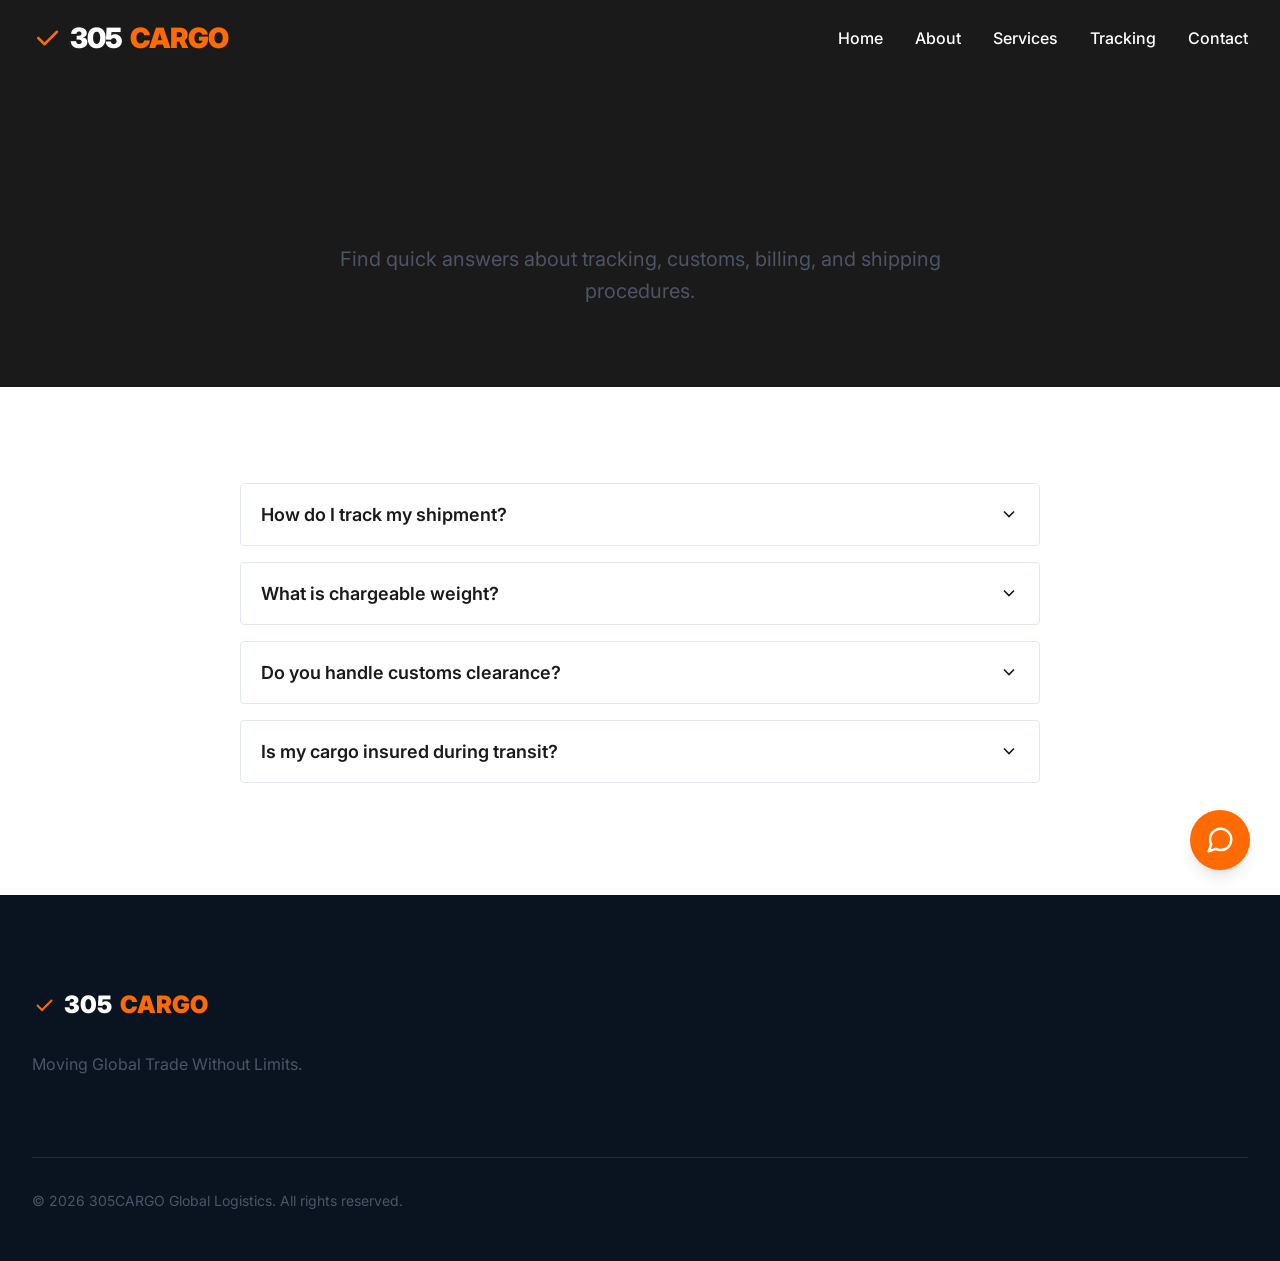
<file: faq.html>
<!DOCTYPE html>
<html lang="en">
<head>
  <meta charset="UTF-8">
  <meta name="viewport" content="width=device-width, initial-scale=1.0">
  <title>FAQ | 305CARGO</title>
  
  <link href="https://fonts.googleapis.com/css2?family=Inter:wght@300;400;500;600;700;900&display=swap" rel="stylesheet">
  <link rel="stylesheet" href="assets/css/style.css">
  <link rel="stylesheet" href="assets/css/animations.css">
  <link rel="stylesheet" href="assets/css/responsive.css">
  
  <style>
    .page-header {
      padding-top: 150px;
      padding-bottom: 80px;
      background: var(--secondary-color);
      color: white;
      text-align: center;
    }

    .faq-container {
      max-width: 800px;
      margin: 0 auto;
    }

    .faq-item {
      border: 1px solid var(--border-color);
      border-radius: var(--radius-sm);
      margin-bottom: 1rem;
      overflow: hidden;
      background: white;
    }

    .faq-question {
      width: 100%;
      text-align: left;
      padding: 1.25rem;
      background: none;
      border: none;
      font-size: 1.125rem;
      font-weight: 600;
      color: var(--secondary-color);
      cursor: pointer;
      display: flex;
      justify-content: space-between;
      align-items: center;
    }

    .faq-question:hover {
      background: var(--light-gray);
    }

    .faq-icon {
      transition: transform 0.3s;
    }
    
    .faq-item.active .faq-icon {
      transform: rotate(180deg);
    }

    .faq-answer {
      padding: 0 1.25rem;
      max-height: 0;
      overflow: hidden;
      transition: max-height 0.3s ease-out, padding 0.3s ease;
      color: #4A5568;
    }

    .faq-item.active .faq-answer {
      padding: 1.25rem;
      max-height: 500px;
      border-top: 1px solid var(--border-color);
    }

  </style>
</head>
<body>

  <!-- Header -->
  <header class="header">
    <div class="container nav-container">
      <a href="index.html" class="logo">
        <svg width="30" height="30" viewBox="0 0 24 24" fill="none" stroke="currentColor" stroke-width="2" stroke-linecap="round" stroke-linejoin="round" style="color:var(--primary-color)"><path d="M5 12l5 5l10 -10"></path></svg>
        305<span>CARGO</span>
      </a>
      <nav class="nav-links">
        <a href="index.html" class="nav-link">Home</a>
        <a href="about.html" class="nav-link">About</a>
        <a href="services.html" class="nav-link">Services</a>
        <a href="tracking.html" class="nav-link">Tracking</a>
        <a href="contact.html" class="nav-link">Contact</a>
        
      </nav>
      <button class="hamburger">&#9776;</button>
    </div>
  </header>

  <section class="page-header">
    <div class="container">
      <h1>Frequently Asked Questions</h1>
      <p style="font-size: 1.25rem; max-width: 700px; margin: 0 auto;">Find quick answers about tracking, customs, billing, and shipping procedures.</p>
    </div>
  </section>

  <section class="section container">
    <div class="faq-container">
      
      <div class="faq-item">
        <button class="faq-question">
          How do I track my shipment?
          <svg class="faq-icon" width="20" height="20" viewBox="0 0 24 24" fill="none" stroke="currentColor" stroke-width="2"><path d="M6 9l6 6 6-6"/></svg>
        </button>
        <div class="faq-answer">
          <p>You can track your shipment in real-time by entering your 9-digit tracking number on our <a href="tracking.html" class="text-primary">Tracking Portal</a>. Updates are synced globally across our network.</p>
        </div>
      </div>

      <div class="faq-item">
        <button class="faq-question">
          What is chargeable weight?
          <svg class="faq-icon" width="20" height="20" viewBox="0 0 24 24" fill="none" stroke="currentColor" stroke-width="2"><path d="M6 9l6 6 6-6"/></svg>
        </button>
        <div class="faq-answer">
          <p>Chargeable weight is the metric used to calculate freight costs. It is the greater of the actual gross weight or the volumetric (dimensional) weight of the cargo.</p>
        </div>
      </div>

      <div class="faq-item">
        <button class="faq-question">
          Do you handle customs clearance?
          <svg class="faq-icon" width="20" height="20" viewBox="0 0 24 24" fill="none" stroke="currentColor" stroke-width="2"><path d="M6 9l6 6 6-6"/></svg>
        </button>
        <div class="faq-answer">
          <p>Yes. 305CARGO employs licensed customs brokers worldwide to ensure your shipments clear customs quickly, avoiding delays and unexpected fees.</p>
        </div>
      </div>
      
      <div class="faq-item">
        <button class="faq-question">
          Is my cargo insured during transit?
          <svg class="faq-icon" width="20" height="20" viewBox="0 0 24 24" fill="none" stroke="currentColor" stroke-width="2"><path d="M6 9l6 6 6-6"/></svg>
        </button>
        <div class="faq-answer">
          <p>Standard liability applies to all shipments, but we highly recommend adding our Comprehensive Cargo Insurance for full-value protection against all risks during transport.</p>
        </div>
      </div>

    </div>
  </section>

  <!-- Footer -->
  <footer class="footer">
    <div class="container">
      <div class="footer-top">
        <div class="footer-col">
          <h4 style="display:flex; align-items:center; gap:0.5rem; font-size: 1.5rem; font-weight:900;">
            <svg width="24" height="24" viewBox="0 0 24 24" fill="none" stroke="var(--primary-color)" stroke-width="2"><path d="M5 12l5 5l10 -10"></path></svg>
            305<span class="text-primary">CARGO</span>
          </h4>
          <p>Moving Global Trade Without Limits.</p>
        </div>
      </div>
      <div class="footer-bottom">
        <p>&copy; 2026 305CARGO Global Logistics. All rights reserved.</p>
      </div>
    </div>
  </footer>

  <script src="assets/js/main.js"></script>
  <script src="assets/js/animations.js"></script>
  <script>
    // Accordion Logic
    document.querySelectorAll('.faq-question').forEach(button => {
      button.addEventListener('click', () => {
        const item = button.parentElement;
        item.classList.toggle('active');
      });
    });
  </script>
</body>
</html>
</file>
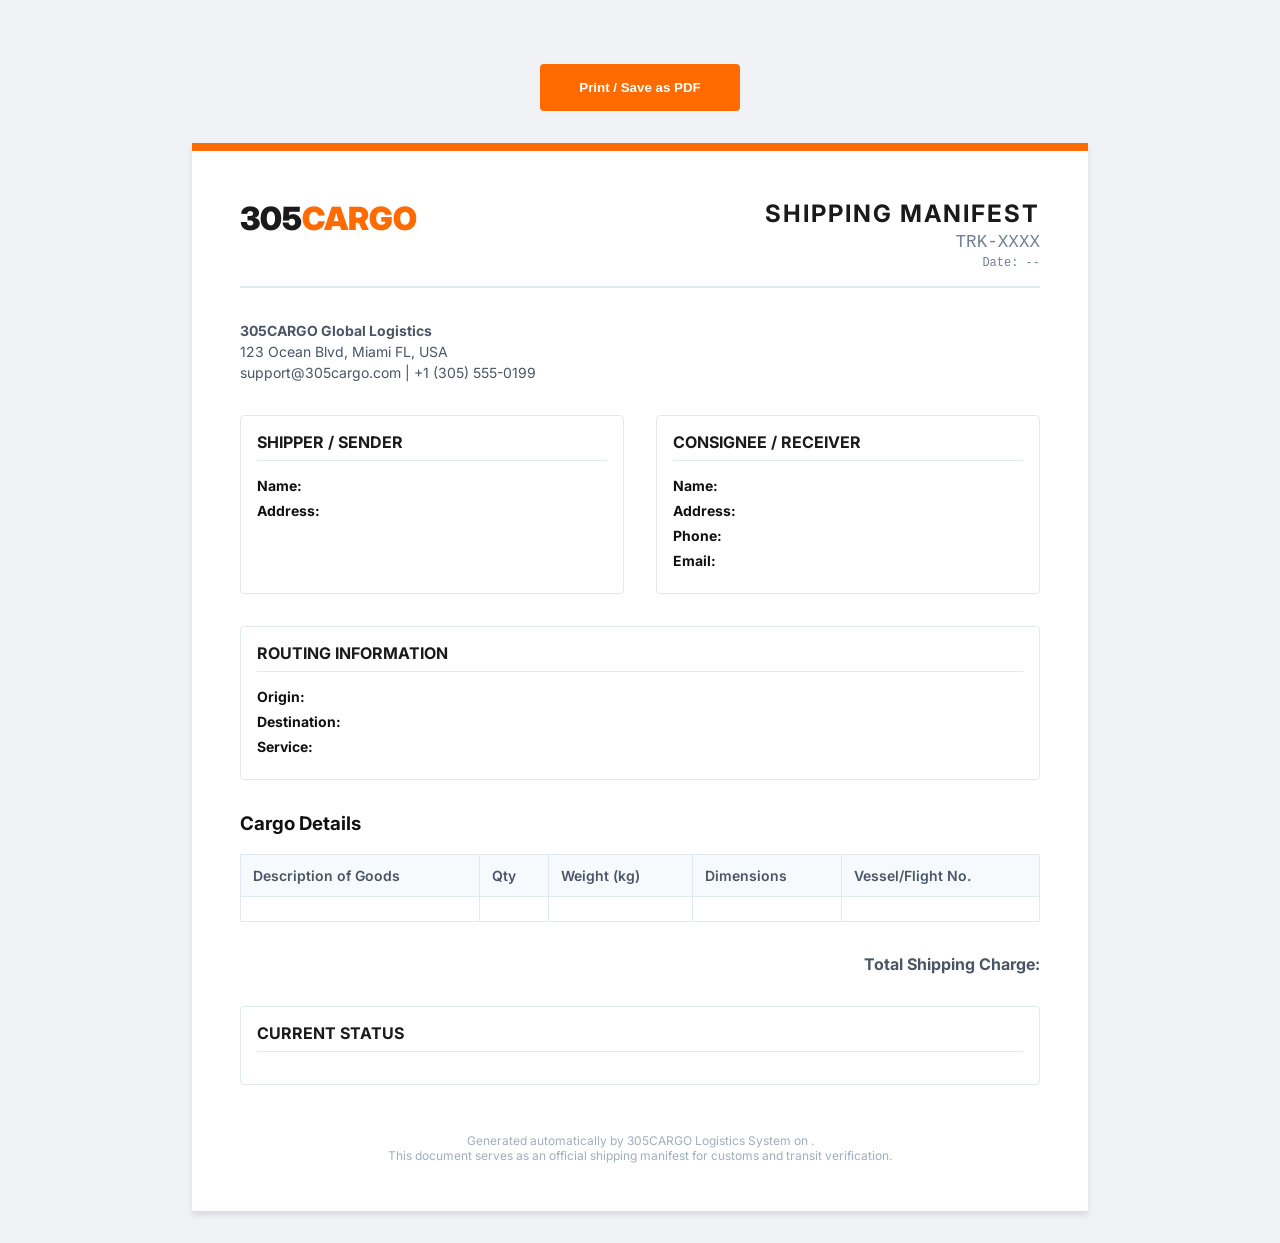
<file: manifest.html>
<!DOCTYPE html>
<html lang="en">
<head>
  <meta charset="UTF-8">
  <title>Shipping Manifest - 305CARGO</title>
  <style>
    @import url('https://fonts.googleapis.com/css2?family=Inter:wght@400;600;700&display=swap');
    body { font-family: 'Inter', sans-serif; background: #f0f2f5; margin: 0; padding: 2rem; color: #111; }
    .document { background: white; max-width: 800px; margin: 0 auto; padding: 3rem; box-shadow: 0 4px 6px rgba(0,0,0,0.1); border-top: 8px solid #FF6B00; }
    .header { display: flex; justify-content: space-between; align-items: flex-start; border-bottom: 2px solid #E2E8F0; padding-bottom: 1rem; margin-bottom: 2rem; }
    .logo { font-size: 2rem; font-weight: 900; color: #1A1A1A; }
    .logo span { color: #FF6B00; }
    .doc-title { text-align: right; }
    .doc-title h1 { margin: 0; font-size: 1.5rem; text-transform: uppercase; letter-spacing: 2px; color: #1A1A1A; }
    .doc-title p { margin: 0.25rem 0 0; color: #718096; font-family: monospace; font-size: 1.1rem; }
    
    .company-info { margin-bottom: 2rem; font-size: 0.875rem; color: #4A5568; line-height: 1.5; }
    
    .grid-2 { display: grid; grid-template-columns: 1fr 1fr; gap: 2rem; margin-bottom: 2rem; }
    .box { border: 1px solid #E2E8F0; padding: 1rem; border-radius: 4px; }
    .box h3 { margin: 0 0 1rem 0; font-size: 1rem; color: #1A1A1A; border-bottom: 1px solid #E2E8F0; padding-bottom: 0.5rem; text-transform: uppercase; }
    .box p { margin: 0.5rem 0; font-size: 0.875rem; }
    .box strong { display: inline-block; width: 80px; }

    table { width: 100%; border-collapse: collapse; margin-bottom: 2rem; }
    th, td { border: 1px solid #E2E8F0; padding: 0.75rem; text-align: left; font-size: 0.875rem; }
    th { background: #F7FAFC; color: #4A5568; font-weight: 600; }
    
    .footer { text-align: center; margin-top: 3rem; font-size: 0.75rem; color: #A0AEC0; }
    
    .btn-print { display: block; width: 100%; max-width: 200px; margin: 2rem auto; padding: 1rem; background: #FF6B00; color: white; text-align: center; font-weight: bold; border-radius: 4px; cursor: pointer; text-decoration: none; border:none; }
    
    @media print {
      body { background: white; padding: 0; }
      .document { box-shadow: none; border-top: none; margin: 0; padding: 0; }
      .btn-print { display: none; }
    }
  </style>
</head>
<body>

  <button class="btn-print" onclick="window.print()">Print / Save as PDF</button>

  <div class="document">
    <div class="header">
      <div class="logo">305<span>CARGO</span></div>
      <div class="doc-title">
        <h1>Shipping Manifest</h1>
        <p id="doc-tracking">TRK-XXXX</p>
        <p id="doc-date" style="font-size:0.75rem;">Date: --</p>
      </div>
    </div>

    <div class="company-info">
      <strong>305CARGO Global Logistics</strong><br>
      123 Ocean Blvd, Miami FL, USA<br>
      support@305cargo.com | +1 (305) 555-0199
    </div>

    <div class="grid-2">
      <div class="box">
        <h3>Shipper / Sender</h3>
        <p><strong>Name:</strong> <span id="m-sender"></span></p>
        <p><strong>Address:</strong> <span id="m-send-address"></span></p>
      </div>
      <div class="box">
        <h3>Consignee / Receiver</h3>
        <p><strong>Name:</strong> <span id="m-receiver"></span></p>
        <p><strong>Address:</strong> <span id="m-rec-address"></span></p>
        <p><strong>Phone:</strong> <span id="m-rec-phone"></span></p>
        <p><strong>Email:</strong> <span id="m-rec-email"></span></p>
      </div>
    </div>

    <div class="box" style="margin-bottom: 2rem;">
      <h3>Routing Information</h3>
      <p><strong>Origin:</strong> <span id="m-origin"></span></p>
      <p><strong>Destination:</strong> <span id="m-destination"></span></p>
      <p><strong>Service:</strong> <span id="m-service"></span></p>
    </div>

    <h3>Cargo Details</h3>
    <table>
      <thead>
        <tr>
          <th>Description of Goods</th>
          <th>Qty</th>
          <th>Weight (kg)</th>
          <th>Dimensions</th>
          <th>Vessel/Flight No.</th>
        </tr>
      </thead>
      <tbody>
        <tr>
          <td id="m-contents"></td>
          <td id="m-qty"></td>
          <td id="m-weight"></td>
          <td id="m-dims"></td>
          <td id="m-vessel"></td>
        </tr>
      </tbody>
    </table>
    
    <div style="text-align: right; margin-bottom: 2rem;">
      <h3 style="margin:0; font-size:1rem; color:#4A5568;">Total Shipping Charge:</h3>
      <h2 style="margin:0.25rem 0 0; color:#1A1A1A; font-size:1.5rem;" id="m-charge"></h2>
    </div>

    <div class="box">
      <h3>Current Status</h3>
      <p style="font-size:1.25rem; font-weight:bold; color:var(--primary-color);" id="m-status"></p>
    </div>

    <div class="footer">
      Generated automatically by 305CARGO Logistics System on <span id="footer-date"></span>.<br>
      This document serves as an official shipping manifest for customs and transit verification.
    </div>
  </div>

  <script>
    const urlParams = new URLSearchParams(window.location.search);
    const id = urlParams.get('id');
    
    if (id) {
      const shipments = JSON.parse(localStorage.getItem('305cargo_shipments_v6')) || [];
      const shipment = shipments.find(s => s.id === id);
      if (shipment) {
        document.getElementById('doc-tracking').textContent = id;
        document.getElementById('doc-date').textContent = "Date: " + new Date().toLocaleDateString();
        document.getElementById('footer-date').textContent = new Date().toLocaleString();
        
        document.getElementById('m-sender').textContent = shipment.sender || 'N/A';
        document.getElementById('m-send-address').textContent = shipment.sendAddress || 'N/A';
        
        document.getElementById('m-receiver').textContent = shipment.receiver || 'N/A';
        document.getElementById('m-rec-address').textContent = shipment.recAddress || 'N/A';
        document.getElementById('m-rec-phone').textContent = shipment.recPhone || 'N/A';
        document.getElementById('m-rec-email').textContent = shipment.recEmail || 'N/A';
        
        document.getElementById('m-origin').textContent = shipment.waypoints?.[0]?.name || shipment.staticCurrLoc || 'N/A';
        document.getElementById('m-destination').textContent = shipment.waypoints?.[shipment.waypoints.length-1]?.name || 'N/A';
        document.getElementById('m-service').textContent = shipment.serviceType || 'Standard';
        
        document.getElementById('m-contents').textContent = shipment.contents || 'N/A';
        document.getElementById('m-qty').textContent = shipment.qty || '1';
        document.getElementById('m-weight').textContent = shipment.weight || 'N/A';
        document.getElementById('m-dims').textContent = shipment.dims || 'N/A';
        document.getElementById('m-vessel').textContent = shipment.vessel || 'N/A';
        
        document.getElementById('m-charge').textContent = shipment.charge ? `${shipment.charge.toLocaleString()} ${shipment.currency}` : 'N/A';
        
        document.getElementById('m-status').textContent = shipment.manualStatusOverride || (shipment.autoState === 'playing' ? 'IN TRANSIT' : 'PAUSED');
      }
    }
  </script>
</body>
</html>
</file>
<file: assets/css/style.css>
/* ==========================================================================
   305CARGO - Base Styles & Variables
   ========================================================================== */

:root {
  /* Colors */
  --primary-color: #FF6B00;
  --secondary-color: #1A1A1A;
  --accent-color: #F4B400;
  --bg-color: #FFFFFF;
  --text-color: #111111;
  --light-gray: #F5F7FA;
  --success-color: #00A86B;
  --border-color: #E2E8F0;

  /* Typography */
  --font-primary: 'Inter', system-ui, -apple-system, sans-serif;
  --font-secondary: 'Playfair Display', serif; /* For subtle elegant headings if needed */
  
  /* Spacing */
  --space-xs: 0.5rem;
  --space-sm: 1rem;
  --space-md: 2rem;
  --space-lg: 4rem;
  --space-xl: 8rem;

  /* Border Radius */
  --radius-sm: 4px;
  --radius-md: 8px;
  --radius-lg: 16px;
  --radius-full: 9999px;

  /* Shadows */
  --shadow-sm: 0 1px 2px 0 rgba(0, 0, 0, 0.05);
  --shadow-md: 0 4px 6px -1px rgba(0, 0, 0, 0.1), 0 2px 4px -1px rgba(0, 0, 0, 0.06);
  --shadow-lg: 0 10px 15px -3px rgba(0, 0, 0, 0.1), 0 4px 6px -2px rgba(0, 0, 0, 0.05);
  --shadow-xl: 0 20px 25px -5px rgba(0, 0, 0, 0.1), 0 10px 10px -5px rgba(0, 0, 0, 0.04);
  --shadow-glow: 0 0 15px rgba(255, 107, 0, 0.5);
  
  /* Transitions */
  --transition-fast: 0.2s ease-in-out;
  --transition-normal: 0.3s cubic-bezier(0.4, 0, 0.2, 1);
  --transition-slow: 0.6s cubic-bezier(0.4, 0, 0.2, 1);
}

/* ==========================================================================
   Reset & Base
   ========================================================================== */
*, *::before, *::after {
  box-sizing: border-box;
  margin: 0;
  padding: 0;
}

html {
  font-family: var(--font-primary);
  color: var(--text-color);
  background-color: var(--bg-color);
  line-height: 1.6;
  scroll-behavior: smooth;
  font-size: 16px;
}

body {
  overflow-x: hidden;
  -webkit-font-smoothing: antialiased;
  -moz-osx-font-smoothing: grayscale;
  word-wrap: break-word;
  overflow-wrap: break-word;
}

img, picture, video, canvas, svg {
  display: block;
  max-width: 100%;
}

a {
  text-decoration: none;
  color: inherit;
  transition: color var(--transition-fast);
}

button, input, select, textarea {
  font-family: inherit;
  font-size: 100%;
}

ul, ol {
  list-style: none;
}

/* ==========================================================================
   Typography
   ========================================================================== */
h1, h2, h3, h4, h5, h6 {
  line-height: 1.2;
  font-weight: 700;
  margin-bottom: var(--space-sm);
  color: var(--secondary-color);
}

h1 { font-size: clamp(2.5rem, 5vw, 4.5rem); letter-spacing: -0.02em; }
h2 { font-size: clamp(2rem, 4vw, 3rem); letter-spacing: -0.01em; }
h3 { font-size: clamp(1.5rem, 3vw, 2rem); }
h4 { font-size: 1.25rem; }

p {
  margin-bottom: var(--space-sm);
  color: #4A5568;
}

.text-center { text-align: center; }
.text-light { color: var(--bg-color); }
.text-primary { color: var(--primary-color); }
.text-accent { color: var(--accent-color); }

/* ==========================================================================
   Layout & Grid
   ========================================================================== */
.container {
  width: 100%;
  max-width: 1440px;
  margin: 0 auto;
  padding: 0 var(--space-md);
}

.section {
  padding: var(--space-xl) 0;
}

.section-light { background-color: var(--light-gray); }
.section-dark { background-color: var(--secondary-color); color: var(--bg-color); }

.grid {
  display: grid;
  gap: var(--space-md);
}

.grid-2 { grid-template-columns: repeat(auto-fit, minmax(300px, 1fr)); }
.grid-3 { grid-template-columns: repeat(auto-fit, minmax(350px, 1fr)); }
.grid-4 { grid-template-columns: repeat(auto-fit, minmax(250px, 1fr)); }

.flex { display: flex; }
.flex-col { flex-direction: column; }
.justify-between { justify-content: space-between; }
.justify-center { justify-content: center; }
.align-center { align-items: center; }
.gap-sm { gap: var(--space-sm); }
.gap-md { gap: var(--space-md); }

/* ==========================================================================
   Buttons
   ========================================================================== */
.btn {
  display: inline-flex;
  align-items: center;
  justify-content: center;
  padding: 0.875rem 2rem;
  font-weight: 600;
  border-radius: var(--radius-sm);
  cursor: pointer;
  transition: all var(--transition-normal);
  border: 2px solid transparent;
  font-size: 1rem;
  position: relative;
  overflow: hidden;
  z-index: 1;
}

.btn::before {
  content: '';
  position: absolute;
  top: 0; left: 0; right: 0; bottom: 0;
  background-color: rgba(255,255,255,0.1);
  transform: scaleY(0);
  transform-origin: bottom;
  transition: transform var(--transition-normal);
  z-index: -1;
}

.btn:hover::before {
  transform: scaleY(1);
  transform-origin: top;
}

.btn-primary {
  background-color: var(--primary-color);
  color: white;
  box-shadow: var(--shadow-md);
}
.btn-primary:hover {
  background-color: #e65c00;
  box-shadow: var(--shadow-lg);
  transform: translateY(-2px);
}

.btn-secondary {
  background-color: transparent;
  border-color: white;
  color: white;
}
.btn-secondary:hover {
  background-color: white;
  color: var(--secondary-color);
}

.btn-accent {
  background-color: var(--accent-color);
  color: var(--secondary-color);
}
.btn-accent:hover {
  background-color: #d89f00;
  transform: translateY(-2px);
}

/* ==========================================================================
   Navigation
   ========================================================================== */
.header {
  position: fixed;
  top: 0;
  width: 100%;
  z-index: 1000;
  transition: all var(--transition-normal);
  padding: var(--space-sm) 0;
}

.header.scrolled {
  background-color: rgba(26, 26, 26, 0.95); /* var(--secondary-color) */
  backdrop-filter: blur(10px);
  box-shadow: var(--shadow-sm);
  padding: 0.5rem 0;
}

.header.scrolled .nav-link,
.header.scrolled .logo {
  color: #FFFFFF;
}

.header.scrolled .btn-quote {
  background-color: var(--primary-color);
  color: white;
}

.nav-container {
  display: flex;
  justify-content: space-between;
  align-items: center;
}

.logo {
  font-size: 1.75rem;
  font-weight: 900;
  color: white;
  letter-spacing: -1px;
  display: flex;
  align-items: center;
  gap: 0.5rem;
}
.logo span {
  color: var(--primary-color);
}

.nav-links {
  display: flex;
  gap: 2rem;
  align-items: center;
}

.nav-link {
  color: #FFFFFF;
  font-weight: 500;
  position: relative;
  padding: 0.5rem 0;
}

.nav-link::after {
  content: '';
  position: absolute;
  bottom: 0;
  left: 0;
  width: 0;
  height: 2px;
  background-color: var(--primary-color);
  transition: width var(--transition-normal);
}

.nav-link:hover::after {
  width: 100%;
}

.hamburger {
  display: none;
  cursor: pointer;
  background: none;
  border: none;
  color: white;
  font-size: 1.5rem;
  z-index: 1001;
}

.header.scrolled .hamburger {
  color: var(--secondary-color);
}

/* Mobile Nav Overlay */
.mobile-nav-overlay {
  position: fixed;
  top: 0; left: 0; width: 100%; height: 100vh;
  background-color: var(--secondary-color);
  z-index: 999;
  display: flex;
  flex-direction: column;
  justify-content: center;
  align-items: center;
  transform: translateX(100%);
  transition: transform var(--transition-normal);
}

.mobile-nav-overlay.active {
  transform: translateX(0);
}

.mobile-nav-links {
  display: flex;
  flex-direction: column;
  gap: 2rem;
  text-align: center;
  font-size: 1.5rem;
}

/* ==========================================================================
   Footer
   ========================================================================== */
.footer {
  background-color: #0a1420;
  color: #a0aec0;
  padding: var(--space-xl) 0 var(--space-md);
}

.footer-top {
  display: grid;
  grid-template-columns: 2fr 1fr 1fr 1.5fr;
  gap: var(--space-lg);
  margin-bottom: var(--space-lg);
}

.footer h4 {
  color: white;
  margin-bottom: var(--space-md);
  font-size: 1.125rem;
}

.footer-links {
  display: flex;
  flex-direction: column;
  gap: 0.75rem;
}

.footer-links a:hover {
  color: var(--primary-color);
  padding-left: 5px;
}

.footer-bottom {
  border-top: 1px solid rgba(255,255,255,0.1);
  padding-top: var(--space-md);
  display: flex;
  justify-content: space-between;
  align-items: center;
  font-size: 0.875rem;
}

.social-links {
  display: flex;
  gap: 1rem;
}

.social-links a {
  display: inline-flex;
  align-items: center;
  justify-content: center;
  width: 40px;
  height: 40px;
  background-color: rgba(255,255,255,0.05);
  border-radius: 50%;
  color: white;
  transition: all var(--transition-fast);
}

.social-links a:hover {
  background-color: var(--primary-color);
  transform: translateY(-3px);
}

/* Form inputs */
.form-group {
  margin-bottom: 1.5rem;
}
.form-label {
  display: block;
  margin-bottom: 0.5rem;
  font-weight: 500;
  color: var(--secondary-color);
}
.form-input {
  width: 100%;
  padding: 1rem;
  border: 1px solid var(--border-color);
  border-radius: var(--radius-sm);
  background-color: var(--light-gray);
  transition: border-color var(--transition-fast);
}
.form-input:focus {
  outline: none;
  border-color: var(--primary-color);
  box-shadow: 0 0 0 3px rgba(200, 16, 46, 0.1);
}

/* Glassmorphism utility */
.glass {
  background: rgba(255, 255, 255, 0.1);
  backdrop-filter: blur(10px);
  -webkit-backdrop-filter: blur(10px);
  border: 1px solid rgba(255, 255, 255, 0.2);
}
</file>
<file: assets/css/responsive.css>
/* ==========================================================================
   305CARGO - Responsive Styles
   ========================================================================== */

/* 1440px - Large Desktops */
@media (max-width: 1440px) {
  :root {
    --space-xl: 6rem;
  }
}

/* 1024px - Laptops / Tablets Landscape */
@media (max-width: 1024px) {
  :root {
    --space-xl: 5rem;
    --space-lg: 3rem;
  }
  
  .footer-top {
    grid-template-columns: 1fr 1fr;
  }
  
  h1 { font-size: clamp(2.5rem, 6vw, 3.5rem); }
}

/* 768px - Tablets Portrait */
@media (max-width: 768px) {
  .nav-links {
    display: none; /* Hide desktop nav */
  }
  
  .hamburger {
    display: block; /* Show hamburger */
  }

  .grid-3, .grid-4 {
    grid-template-columns: repeat(auto-fit, minmax(250px, 1fr));
  }

  .section {
    padding: var(--space-lg) 0;
  }
  
  .hero-content {
    padding-top: 6rem; /* Account for fixed header */
  }
}

/* 480px - Mobile Devices */
@media (max-width: 480px) {
  :root {
    --space-md: 1.5rem;
    --space-lg: 2.5rem;
    --space-xl: 4rem;
  }

  h1 { font-size: 2.5rem; }
  h2 { font-size: 2rem; }
  
  #tracking-map {
    height: 250px !important;
  }
  
  .footer-top {
    grid-template-columns: 1fr;
    gap: 2rem;
  }

  .btn {
    width: 100%;
    margin-bottom: 0.5rem;
  }

  .flex-mobile-col {
    flex-direction: column;
  }
  
  .tracking-form,
  .tracking-input-group {
    display: flex;
    flex-direction: column;
    gap: 1rem;
  }
}

/* 320px - Small Mobile */
@media (max-width: 320px) {
  :root {
    --space-md: 1rem;
  }
  
  h1 { font-size: 2rem; }
  
  .logo { font-size: 1.5rem; }
}
</file>
<file: assets/css/animations.css>
/* ==========================================================================
   305CARGO - Animations & Transitions
   ========================================================================== */

/* Page Load Overlay */
.loader {
  position: fixed;
  top: 0;
  left: 0;
  width: 100vw;
  height: 100vh;
  background-color: var(--secondary-color);
  z-index: 9999;
  display: flex;
  justify-content: center;
  align-items: center;
  transition: opacity 0.8s ease, visibility 0.8s ease;
}

.loader.hidden {
  opacity: 0;
  visibility: hidden;
}

.loader-spinner {
  width: 50px;
  height: 50px;
  border: 3px solid rgba(255,255,255,0.2);
  border-top-color: var(--primary-color);
  border-radius: 50%;
  animation: spin 1s linear infinite;
}

@keyframes spin {
  to { transform: rotate(360deg); }
}

/* Scroll Reveal Classes (Intersection Observer) */
.reveal-up {
  opacity: 0;
  transform: translateY(40px);
  transition: opacity 0.8s cubic-bezier(0.5, 0, 0, 1), transform 0.8s cubic-bezier(0.5, 0, 0, 1);
}

.reveal-left {
  opacity: 0;
  transform: translateX(-40px);
  transition: opacity 0.8s cubic-bezier(0.5, 0, 0, 1), transform 0.8s cubic-bezier(0.5, 0, 0, 1);
}

.reveal-right {
  opacity: 0;
  transform: translateX(40px);
  transition: opacity 0.8s cubic-bezier(0.5, 0, 0, 1), transform 0.8s cubic-bezier(0.5, 0, 0, 1);
}

.reveal-zoom {
  opacity: 0;
  transform: scale(0.95);
  transition: opacity 0.8s cubic-bezier(0.5, 0, 0, 1), transform 0.8s cubic-bezier(0.5, 0, 0, 1);
}

.is-revealed {
  opacity: 1;
  transform: translate(0) scale(1);
}

/* Delay Utilities */
.delay-100 { transition-delay: 100ms; }
.delay-200 { transition-delay: 200ms; }
.delay-300 { transition-delay: 300ms; }
.delay-400 { transition-delay: 400ms; }
.delay-500 { transition-delay: 500ms; }

/* Micro-interactions */
.hover-lift {
  transition: transform var(--transition-normal), box-shadow var(--transition-normal);
}
.hover-lift:hover {
  transform: translateY(-8px);
  box-shadow: var(--shadow-xl);
}

.hover-glow:hover {
  box-shadow: var(--shadow-glow);
}

/* Parallax Utilities */
.parallax-bg {
  background-attachment: fixed;
  background-position: center;
  background-repeat: no-repeat;
  background-size: cover;
}

/* Specific Component Animations */
@keyframes pulseGlow {
  0% { box-shadow: 0 0 0 0 rgba(255, 107, 0, 0.4); }
  70% { box-shadow: 0 0 0 15px rgba(255, 107, 0, 0); }
  100% { box-shadow: 0 0 0 0 rgba(255, 107, 0, 0); }
}

.animate-pulse {
  animation: pulseGlow 2s infinite;
}

/* Custom Cursor Effects (optional, added via JS) */
.cursor-dot, .cursor-outline {
  position: fixed;
  top: 0;
  left: 0;
  transform: translate(-50%, -50%);
  border-radius: 50%;
  z-index: 9999;
  pointer-events: none;
}

.cursor-dot {
  width: 8px;
  height: 8px;
  background-color: var(--primary-color);
}

.cursor-outline {
  width: 40px;
  height: 40px;
  border: 2px solid rgba(255, 107, 0, 0.5);
  transition: width 0.2s, height 0.2s;
}

body:hover .cursor-outline {
  width: 60px;
  height: 60px;
}
</file>
